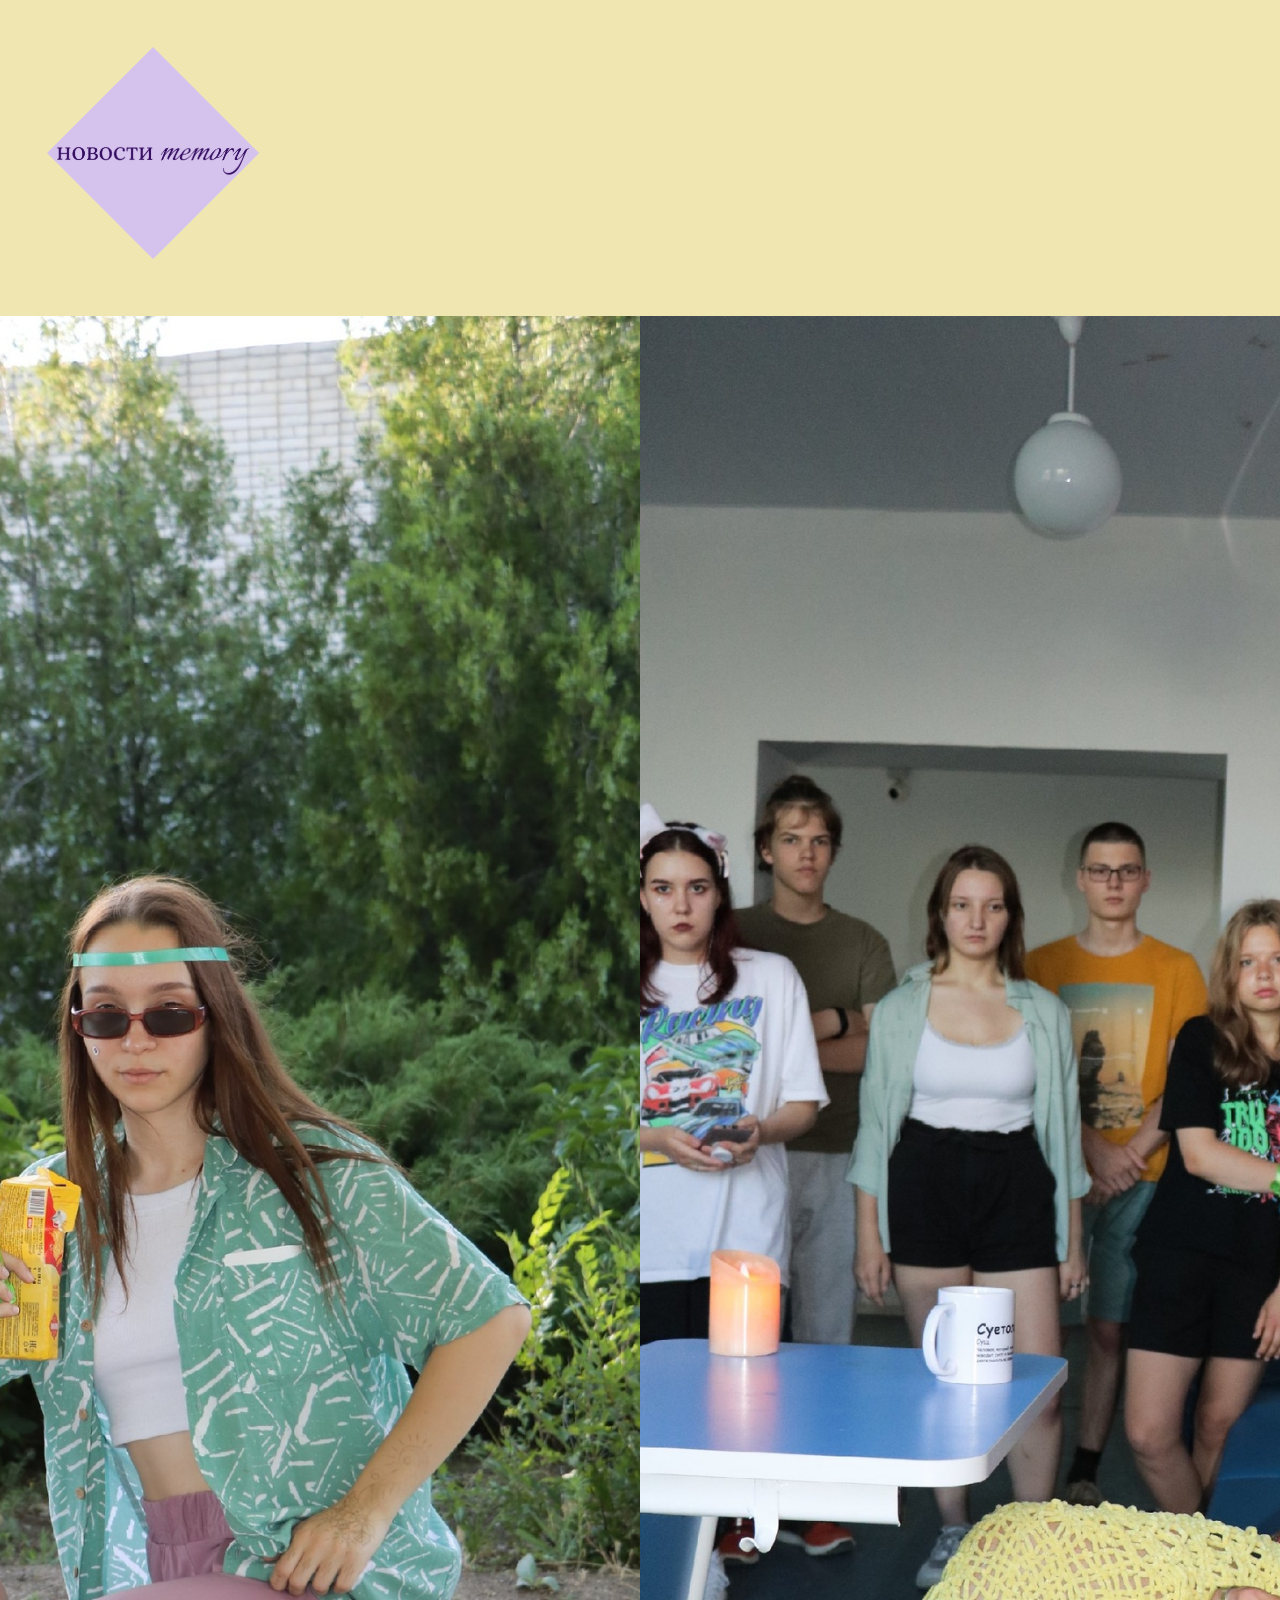
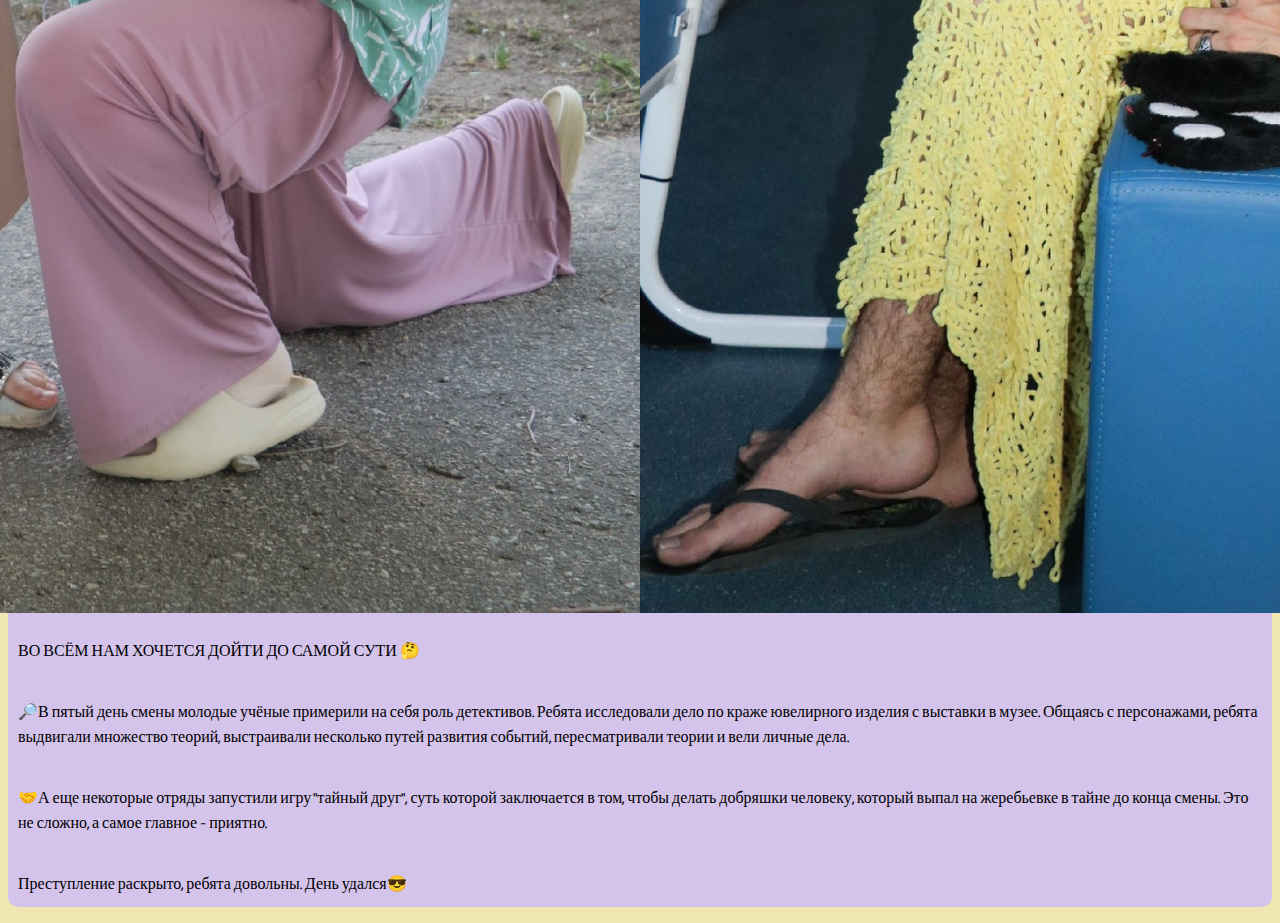
<file: html+css/news_1.html>
<!DOCTYPE html>
<html>
   <head>
            <link 
      href="main.css"
      rel="stylesheet"
      type="text/css">
         <picture>
            <a href="https://jotizoff.github.io/memorynews/index.html"> <img class="logo" src="https://jotizoff.github.io/memorynews/images/logo.jpg"  text-align='left'>
            </a>
            </piture>
         
   </head>
   <body>
      <div class="container" >
         <div class="novostpic " >
            <img src="https://jotizoff.github.io/memorynews/images/novost1.jpg" class="img-fluid">
            <img src="https://jotizoff.github.io/memorynews/images/novost12.jpg" class="img-fluid">
         </div>
         <p class="news">
            ВО ВСЁМ НАМ ХОЧЕТСЯ ДОЙТИ ДО САМОЙ СУТИ 🤔
         </p>
         <p class="news">
            🔎В пятый день смены молодые учёные примерили на себя роль детективов. Ребята исследовали дело по краже ювелирного изделия с выставки в музее. Общаясь с персонажами, ребята выдвигали множество теорий, выстраивали несколько путей развития событий, пересматривали теории и вели личные дела. 
         </p>   
         <p class="news">
            🤝А еще некоторые отряды запустили игру "тайный друг", суть которой заключается в том, чтобы делать добряшки человеку, который выпал на жеребьевке в тайне до конца смены. Это не сложно, а самое главное - приятно.
         </p>
         <p class="news">
            Преступление раскрыто, ребята довольны. День удался😎
         </p>         
      </div>
   </body>
</html>
</file>
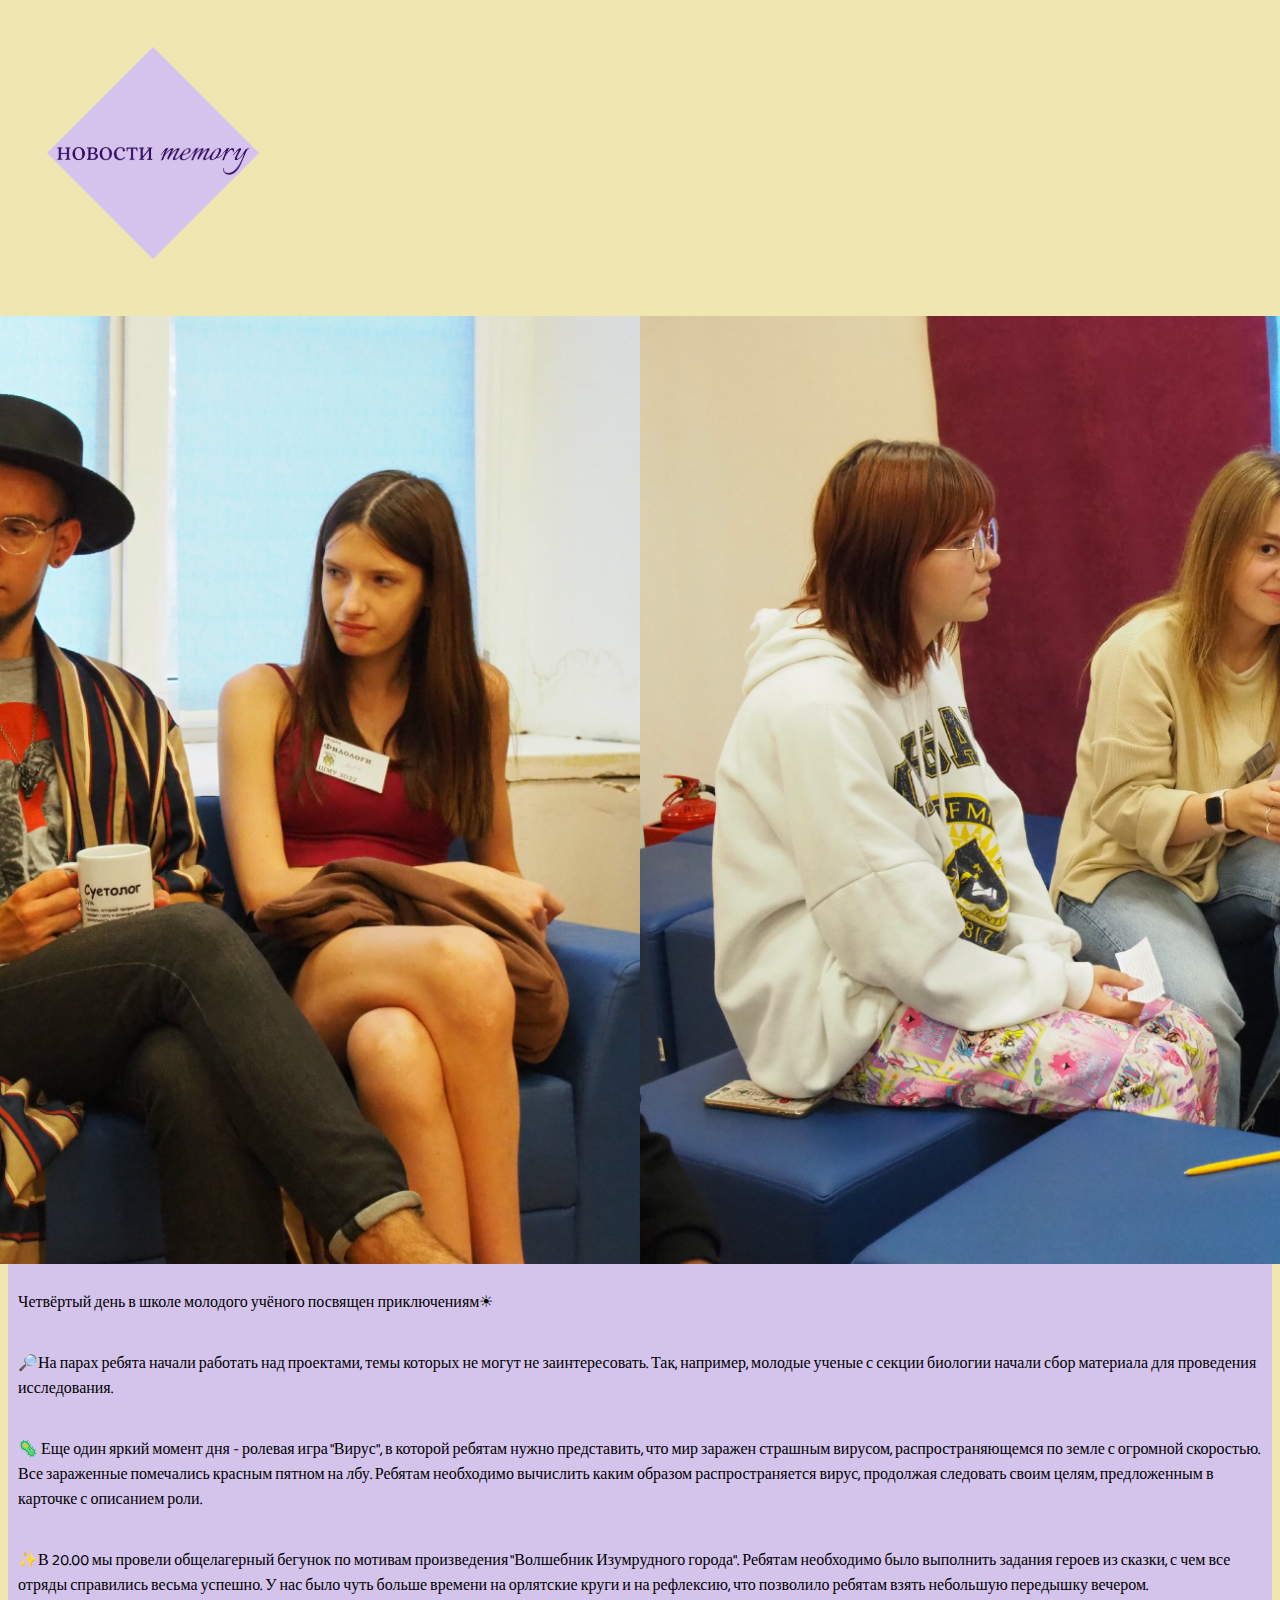
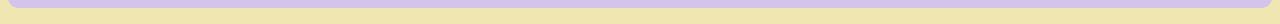
<file: html+css/news_2.html>
<!DOCTYPE html>
<html>
   <head>
            <link 
      href="main.css"
      rel="stylesheet"
      type="text/css">
         <picture>
            <a href="https://jotizoff.github.io/memorynews/index.html"> <img class="logo" src="https://jotizoff.github.io/memorynews/images/logo.jpg"  text-align='left'>
            </a>
            </piture>
         
   </head>
   <body>
      <div class="container" >
         <div class="novostpic" >
            <img src="https://jotizoff.github.io/memorynews/images/novost21.jpg" class='img-fluid'>
            <img src="https://jotizoff.github.io/memorynews/images/novost22.jpg" class='img-fluid'>
         </div>
         <p class="news">
            Четвёртый день в школе молодого учёного посвящен приключениям☀</P>
         <p class="news">
            🔎На парах ребята начали работать над проектами, темы которых не могут не заинтересовать. Так, например, молодые ученые с секции биологии начали сбор материала для проведения исследования.</P>
         <p class="news">   
            🦠 Еще один яркий момент дня - ролевая игра "Вирус", в которой ребятам нужно представить, что мир заражен страшным вирусом, распространяющемся по земле с огромной скоростью.
            Все зараженные помечались красным пятном на лбу. Ребятам необходимо вычислить каким образом распространяется вирус, продолжая следовать своим целям, предложенным в карточке с описанием роли.</P>
         <p class="news">  
            ✨В 20.00 мы провели общелагерный бегунок по мотивам произведения "Волшебник Изумрудного города". Ребятам необходимо было выполнить задания героев из сказки, с чем все отряды справились весьма успешно.
            У нас было чуть больше времени на орлятские круги и на рефлексию, что позволило ребятам взять небольшую передышку вечером.</P>
      </div>
   </body>
</html>
</file>
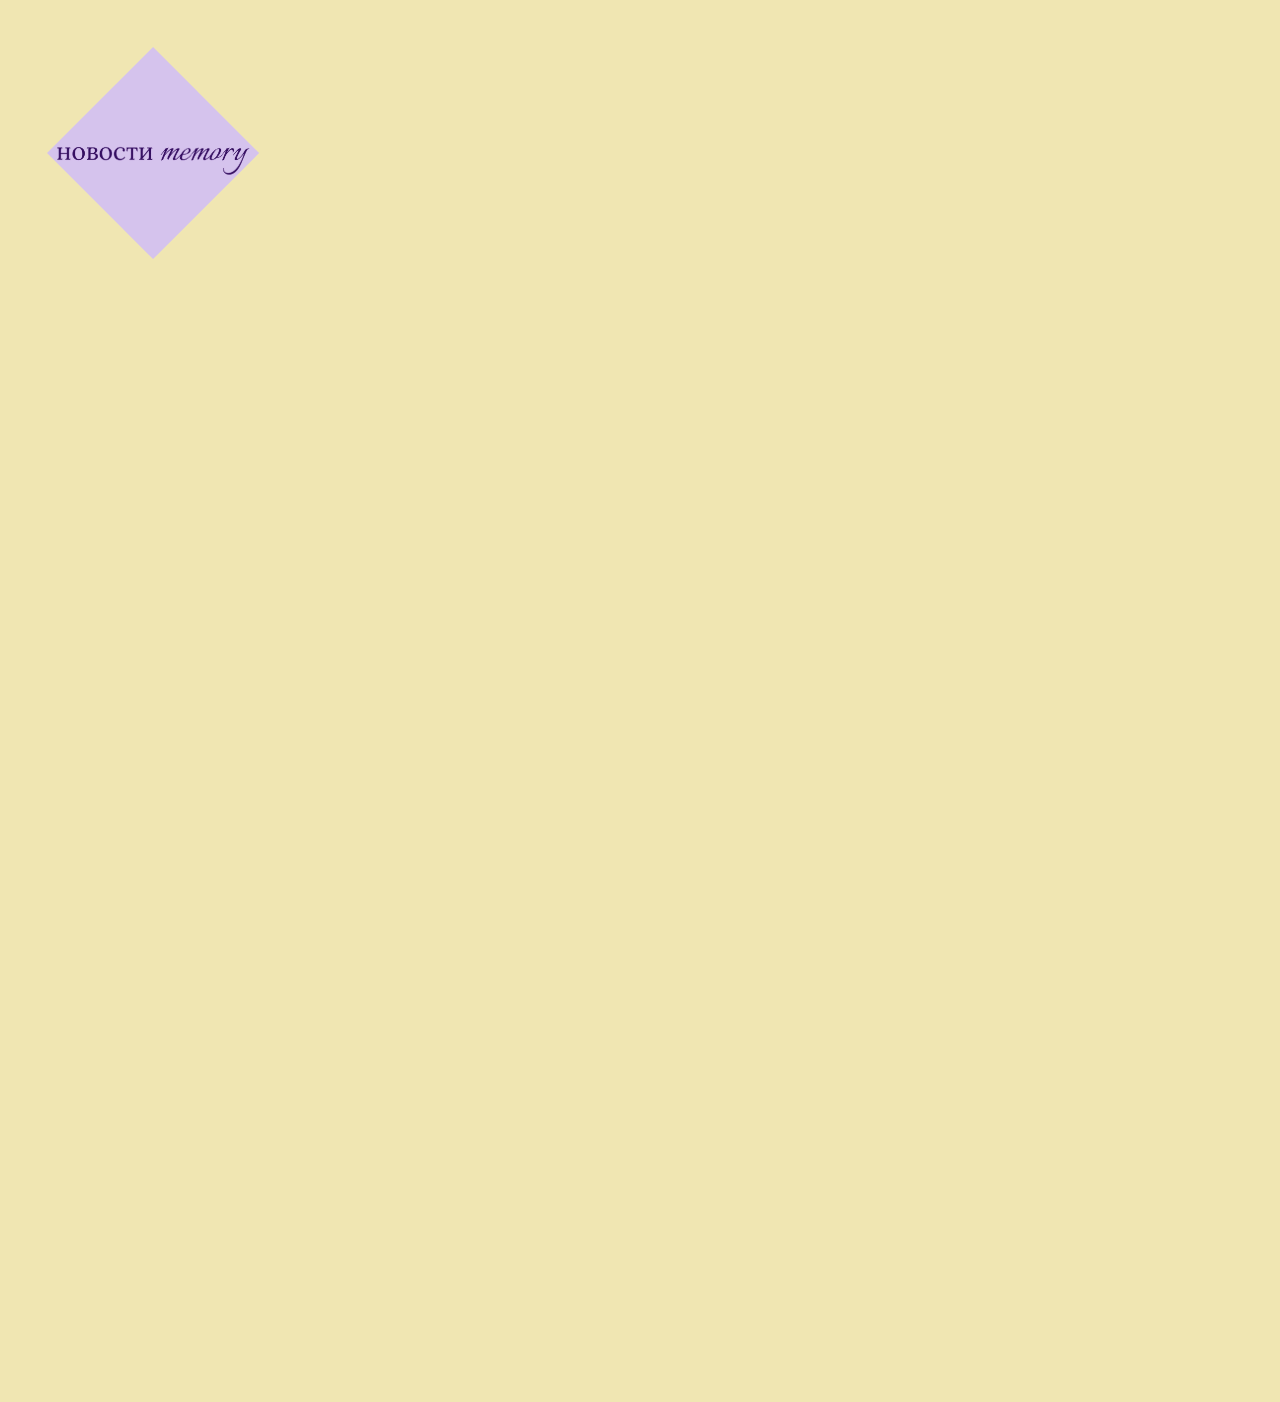
<file: html+css/news_4.html>
<!DOCTYPE html>
<html>
   <head>
      <link  
      href="main.css"
      rel="stylesheet"
      type="text/css">
      <picture>
         <a href="https://jotizoff.github.io/memorynews/index.html"> <img class="logo" src="https://jotizoff.github.io/memorynews/images/logo.jpg"  text-align='left'>
         </a>
         </picture>
   </head>
   <body>
      <div class='vid'>
      <iframe src="https://vk.com/video_ext.php?oid=-41650943&id=456239331&hash=90e5fa609019b3db&hd=4&autoplay=1" width="1920" height="1080" allow="autoplay; encrypted-media; fullscreen; picture-in-picture;" frameborder="0" allowfullscreen></iframe>
      </div>
   </body>

</html>
</file>
<file: html+css/main.css>
@import url('https://fonts.googleapis.com/css2?family=Baloo+2:wght@500&display=swap');
*{
    font-family: 'Baloo 2', cursive;
}
body{
    min-height: 100vw;
    background-color: rgb(240, 230, 178);
 }
.novostpic{
    display: flex;
    justify-content: center;    
}
.news{
    padding: 10px;
    justify-content: center;

}
.npic1 {    
    height: 550px;
    width: 400px;
    text-align: center;
    padding: 20px;
    border-radius: 100px;
}
.npic2 {    
    height: 500px;
    width: 600px;
    text-align: center;
    padding: 20px;
    border-radius: 100px;
}
.img-fluid{
    max-width:100%;
    height:auto;
}
.npic3 {    
    height: 450px;
    width: 600px;
    text-align: center;
    padding: 20px;
    border-radius: 100px;
}
a{
    text-decoration:none;
    color:rgb(46, 44, 44)
}
.shortpic{
    padding: 10px;
    border-radius: 15px;
    width: 150px;
    height: 150px;
}
.shortnovostmain{
    align-items: center;
    display: flex;
    justify-content: center;
    flex-flow: column;
}
.container
 {
    margin-top: 10px;
    background-color: rgb(212,196,236);
    border-radius: 10px;
    /* width: 700px;
    height: 220px; */
}
.logo{
    margin: 70px;
    max-width: 60vw;
    transform: rotate(45deg);
}
@media screen and (min-width:1200px) {
    .logo{
        width: 150px;
    }
}
</file>
